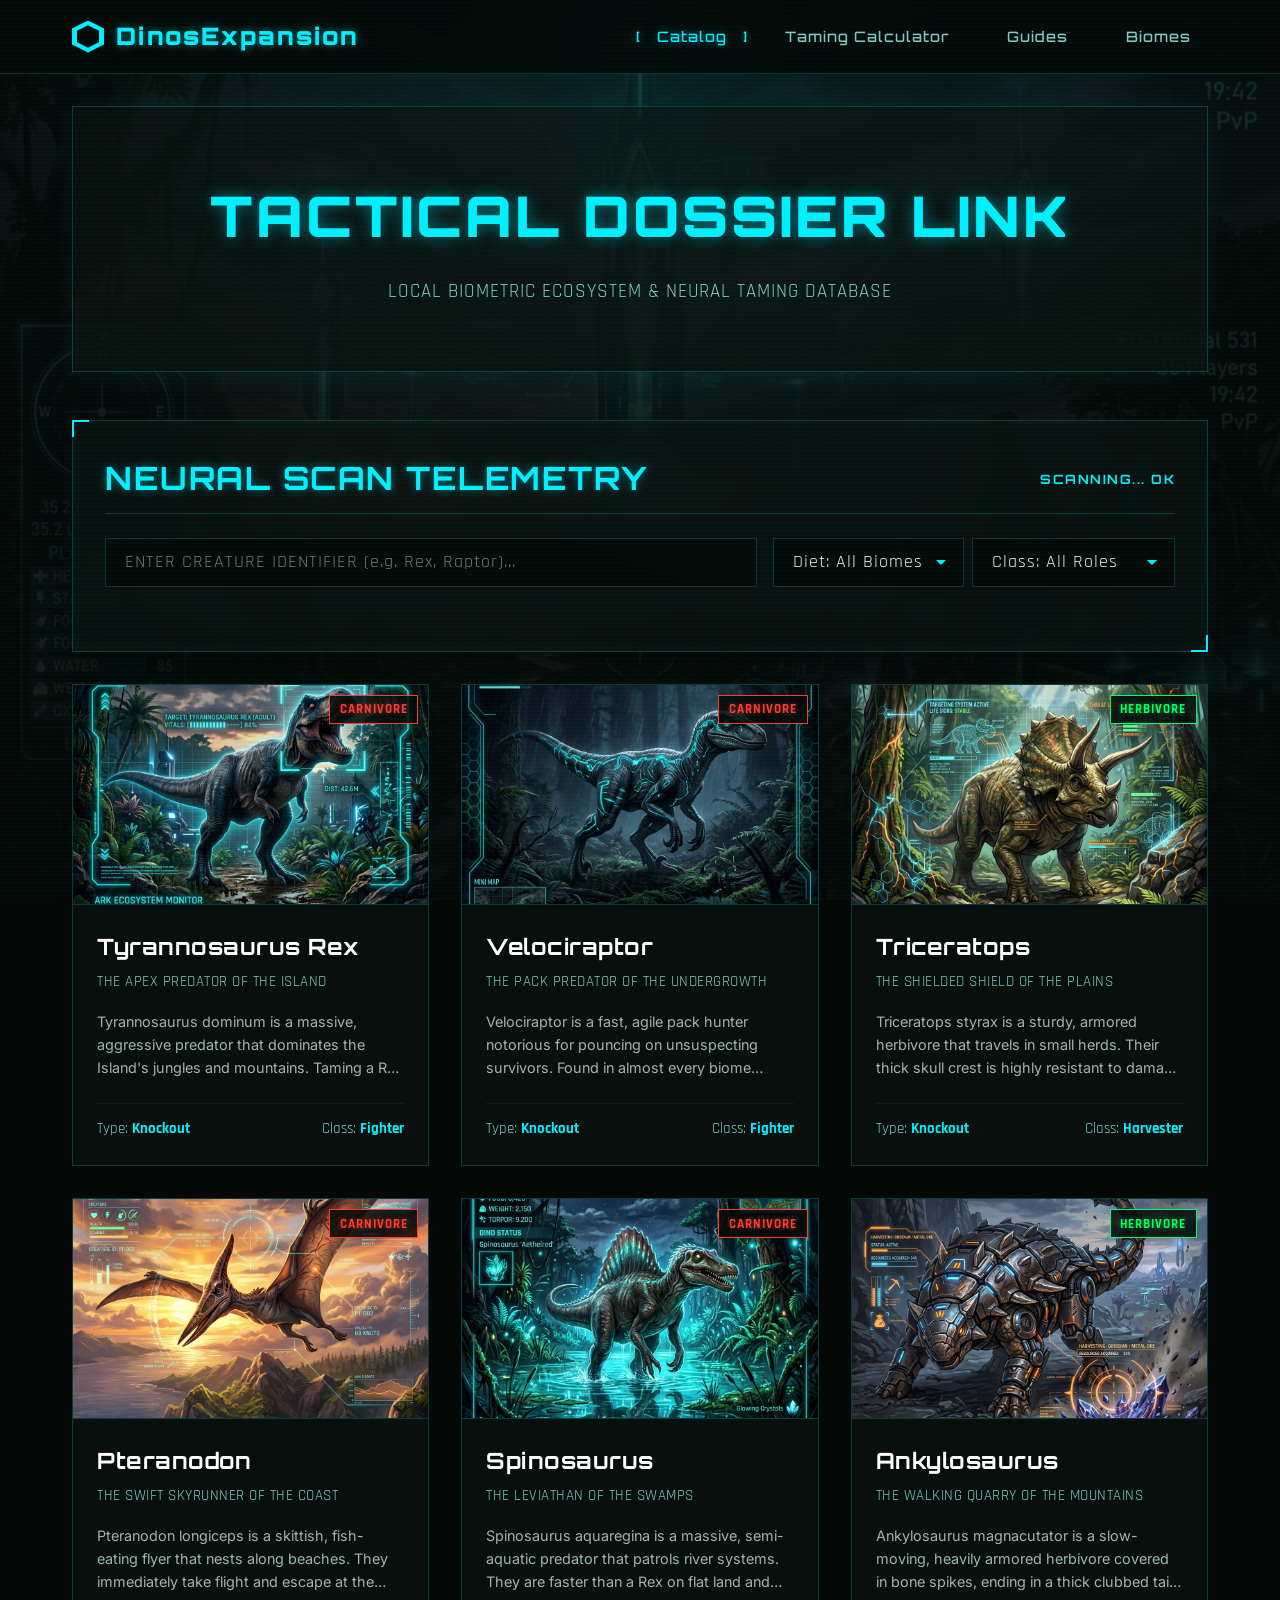
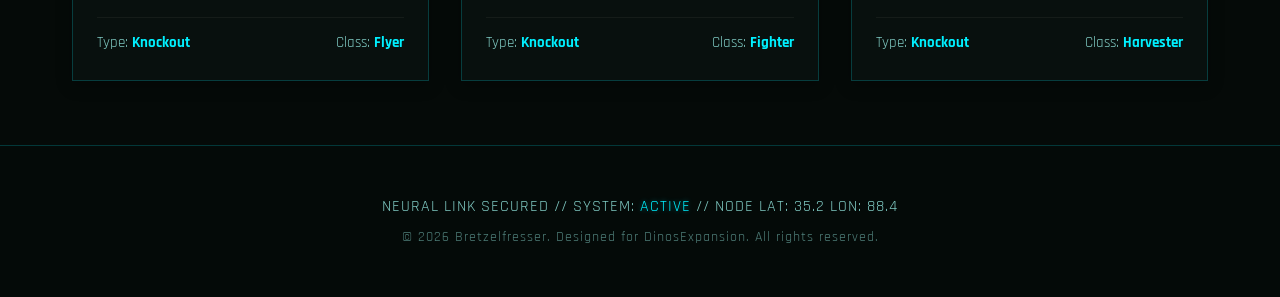
<file: index.html>
<!DOCTYPE html>
<html lang="en">
<head>
  <meta charset="UTF-8">
  <meta name="viewport" content="width=device-width, initial-scale=1.0">
  <title>DinosExpansion Wiki | Island Telemetry HUD</title>
  <meta name="description" content="Ultimate tactical dossier and taming guides for DinosExpansion. Learn how to tame, feed, and ride dinosaurs like T-Rex, Spinosaurus, Raptors, and more.">
  <link rel="stylesheet" href="css/style.css">
  <!-- SEO Heading Structure unique ID -->
  <link rel="icon" type="image/png" href="assets/images/trex.png">
</head>
<body>

  <!-- Header Navigation -->
  <header>
    <div class="nav-container">
      <a href="index.html" class="logo" id="header-logo">
        <span class="logo-implant"></span>
        DinosExpansion
      </a>
      <nav id="main-navigation">
        <a href="index.html" class="nav-link active">Catalog</a>
        <a href="calculator.html" class="nav-link">Taming Calculator</a>
        <a href="guides.html" class="nav-link">Guides</a>
        <a href="biomes.html" class="nav-link">Biomes</a>
      </nav>
    </div>
  </header>

  <!-- Main Content -->
  <main id="primary-content">
    
    <!-- Hero Banner -->
    <section class="hero" id="dashboard-hero">
      <h1>Tactical Dossier Link</h1>
      <p>Local Biometric Ecosystem & Neural Taming Database</p>
    </section>

    <!-- Search & Filters Panel -->
    <section class="hud-panel" id="catalog-controls">
      <h2 class="hud-title">
        <span>Neural Scan Telemetry</span>
        <span style="font-size: 0.8rem; color: var(--color-cyan); text-shadow: none;">SCANNING... OK</span>
      </h2>
      <div class="controls-bar">
        <!-- Search Input -->
        <div class="search-wrapper">
          <input type="text" id="search-input" class="hud-input" placeholder="ENTER CREATURE IDENTIFIER (e.g. Rex, Raptor)...">
        </div>
        
        <!-- Filters -->
        <div class="filter-wrapper">
          <select id="diet-filter" class="hud-select">
            <option value="all">Diet: All Biomes</option>
            <option value="carnivore">Diet: Carnivores</option>
            <option value="herbivore">Diet: Herbivores</option>
          </select>
          
          <select id="class-filter" class="hud-select">
            <option value="all">Class: All Roles</option>
            <option value="fighter">Class: Fighters</option>
            <option value="harvester">Class: Harvesters</option>
            <option value="flyer">Class: Flyers</option>
            <option value="utility">Class: Utility</option>
          </select>
        </div>
      </div>
    </section>

    <!-- Dinosaur Grid (Populated dynamically) -->
    <section class="dino-grid" id="dino-grid" aria-label="Dinosaur Catalog">
      <!-- Grid items loaded from js/app.js -->
    </section>

  </main>

  <!-- Footer -->
  <footer id="main-footer">
    <p>NEURAL LINK SECURED // SYSTEM: <span>ACTIVE</span> // NODE LAT: 35.2 LON: 88.4</p>
    <p style="font-size: 0.85rem; margin-top: 0.5rem; opacity: 0.6;">&copy; 2026 Bretzelfresser. Designed for DinosExpansion. All rights reserved.</p>
  </footer>

  <!-- Scripts -->
  <script src="js/data.js"></script>
  <script src="js/app.js"></script>
</body>
</html>
</file>
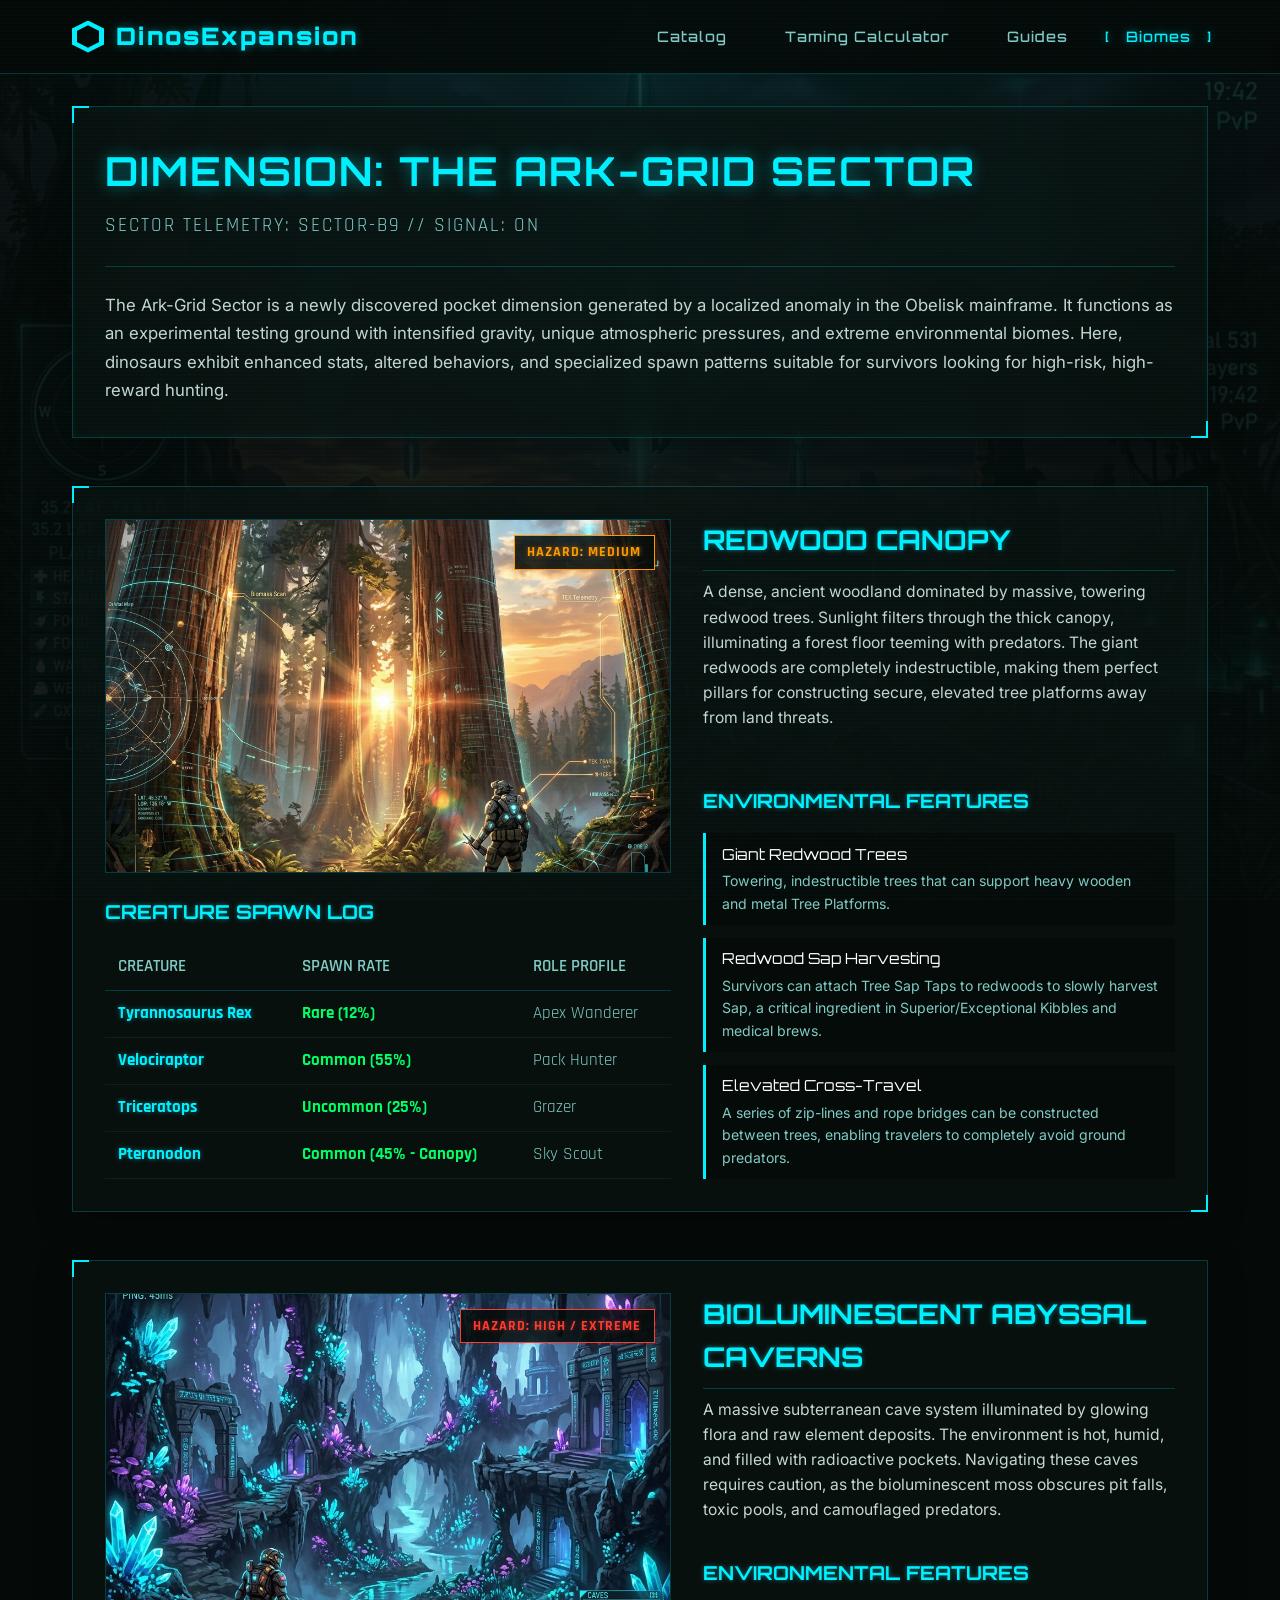
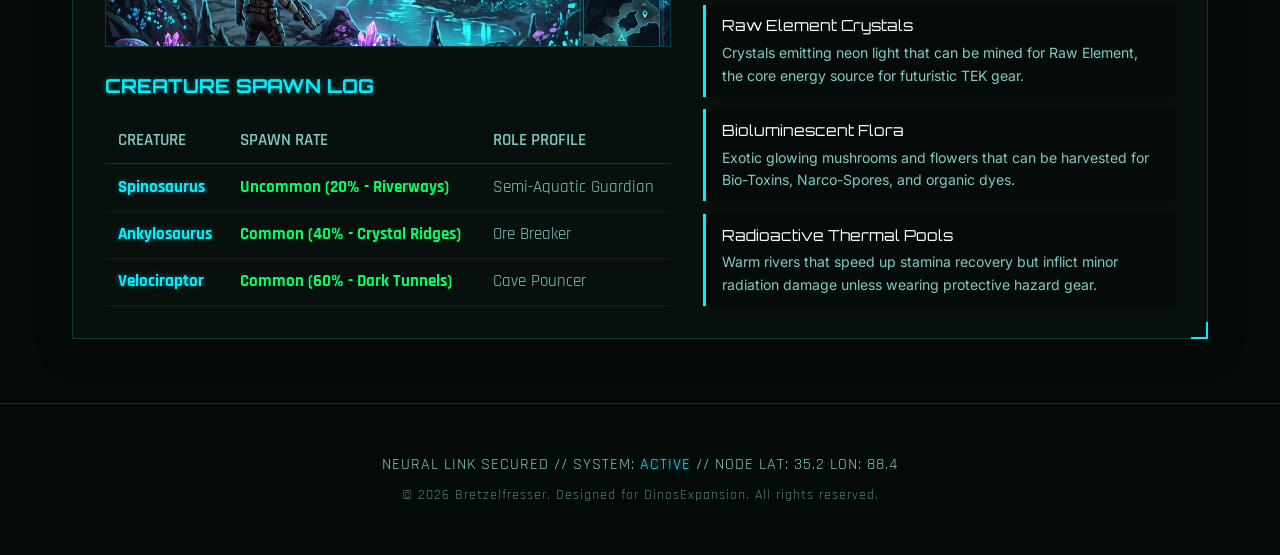
<file: biomes.html>
<!DOCTYPE html>
<html lang="en">
<head>
  <meta charset="UTF-8">
  <meta name="viewport" content="width=device-width, initial-scale=1.0">
  <title>Dimension & Biomes | DinosExpansion Wiki</title>
  <meta name="description" content="Explore the pocket dimension Sector-B9, its Redwood Canopy and Bioluminescent Caverns, key features, and spawning dinos.">
  <link rel="stylesheet" href="css/style.css">
  <link rel="icon" type="image/png" href="assets/images/trex.png">
  <style>
    /* Biome-specific custom styles */
    .biome-layout {
      display: flex;
      flex-direction: column;
      gap: 3rem;
      margin-top: 2rem;
    }
    
    .biome-card {
      display: grid;
      grid-template-columns: 1.2fr 1fr;
      gap: 2rem;
      background: var(--panel-bg);
      border: 1px solid var(--panel-border);
      position: relative;
      padding: 2rem;
      box-shadow: 0 8px 32px 0 rgba(0, 0, 0, 0.4);
    }
    
    @media (max-width: 900px) {
      .biome-card {
        grid-template-columns: 1fr;
      }
    }
    
    .biome-card::before, .biome-card::after {
      content: '';
      position: absolute;
      width: 15px;
      height: 15px;
      border: 2px solid var(--color-cyan);
      pointer-events: none;
    }
    .biome-card::before { top: -1px; left: -1px; border-right: none; border-bottom: none; }
    .biome-card::after { bottom: -1px; right: -1px; border-left: none; border-top: none; }
    
    .biome-img-box {
      border: 1px solid var(--panel-border);
      aspect-ratio: 16/10;
      overflow: hidden;
      position: relative;
    }
    
    .biome-img-box img {
      width: 100%;
      height: 100%;
      object-fit: cover;
    }
    
    .hazard-badge {
      position: absolute;
      top: 15px;
      right: 15px;
      padding: 0.3rem 0.8rem;
      font-family: var(--font-hud);
      font-weight: 700;
      font-size: 0.9rem;
      letter-spacing: 1px;
      background: rgba(5, 10, 8, 0.85);
      border: 1px solid #fff;
      text-transform: uppercase;
    }
    
    .hazard-medium {
      color: var(--color-orange);
      border-color: var(--color-orange);
      text-shadow: 0 0 5px var(--color-orange-glow);
    }
    
    .hazard-high {
      color: var(--color-red);
      border-color: var(--color-red);
      text-shadow: 0 0 5px var(--color-red-glow);
    }
    
    .features-list {
      margin-top: 1rem;
      display: flex;
      flex-direction: column;
      gap: 0.8rem;
    }
    
    .feature-item {
      background: rgba(0, 0, 0, 0.3);
      border-left: 3px solid var(--color-cyan);
      padding: 0.6rem 1rem;
    }
    
    .feature-name {
      font-family: var(--font-title);
      font-size: 0.95rem;
      color: #fff;
      margin-bottom: 0.2rem;
    }
    
    .feature-desc {
      font-size: 0.88rem;
      color: var(--text-muted);
    }
    
    .spawns-table {
      width: 100%;
      border-collapse: collapse;
      font-family: var(--font-hud);
      font-size: 1.05rem;
      margin-top: 1rem;
    }
    
    .spawns-table th, .spawns-table td {
      padding: 0.6rem 0.8rem;
      text-align: left;
      border-bottom: 1px solid rgba(255, 255, 255, 0.05);
    }
    
    .spawns-table th {
      color: var(--text-muted);
      font-weight: 600;
      border-bottom: 1px solid var(--panel-border);
      text-transform: uppercase;
    }
  </style>
</head>
<body>

  <!-- Header Navigation -->
  <header>
    <div class="nav-container">
      <a href="index.html" class="logo" id="header-logo">
        <span class="logo-implant"></span>
        DinosExpansion
      </a>
      <nav id="main-navigation">
        <a href="index.html" class="nav-link">Catalog</a>
        <a href="calculator.html" class="nav-link">Taming Calculator</a>
        <a href="guides.html" class="nav-link">Guides</a>
        <a href="biomes.html" class="nav-link active">Biomes</a>
      </nav>
    </div>
  </header>

  <!-- Main Content -->
  <main id="biomes-page-container">
    
    <!-- Dimension Telemetry Banner -->
    <section class="hud-panel" style="margin-bottom: 3rem;">
      <h1 id="dimension-name" style="font-family: var(--font-title); font-size: 2.5rem; color: var(--color-cyan); text-shadow: 0 0 15px var(--color-cyan-glow); letter-spacing: 2px; text-transform: uppercase; margin-bottom: 0.5rem;">DIMENSION: CODENAME</h1>
      <p id="dimension-sector" style="font-family: var(--font-hud); font-size: 1.2rem; color: var(--text-muted); letter-spacing: 2px; text-transform: uppercase; margin-bottom: 1.5rem;">SECTOR SIGNAL: ON</p>
      <p id="dimension-description" style="font-size: 1.05rem; line-height: 1.7; color: #c4d7d2; border-top: 1px solid var(--panel-border); padding-top: 1.5rem;">
        Dimension telemetry information loading...
      </p>
    </section>

    <!-- Biomes List Container (Populated dynamically) -->
    <section class="biome-layout" id="biome-layout" aria-label="Dimension Biomes">
      <!-- Loaded dynamically via js/app.js -->
    </section>

  </main>

  <!-- Footer -->
  <footer id="main-footer">
    <p>NEURAL LINK SECURED // SYSTEM: <span>ACTIVE</span> // NODE LAT: 35.2 LON: 88.4</p>
    <p style="font-size: 0.85rem; margin-top: 0.5rem; opacity: 0.6;">&copy; 2026 Bretzelfresser. Designed for DinosExpansion. All rights reserved.</p>
  </footer>

  <!-- Scripts -->
  <script src="js/data.js"></script>
  <script src="js/biomes-data.js"></script>
  <script src="js/app.js"></script>
</body>
</html>
</file>
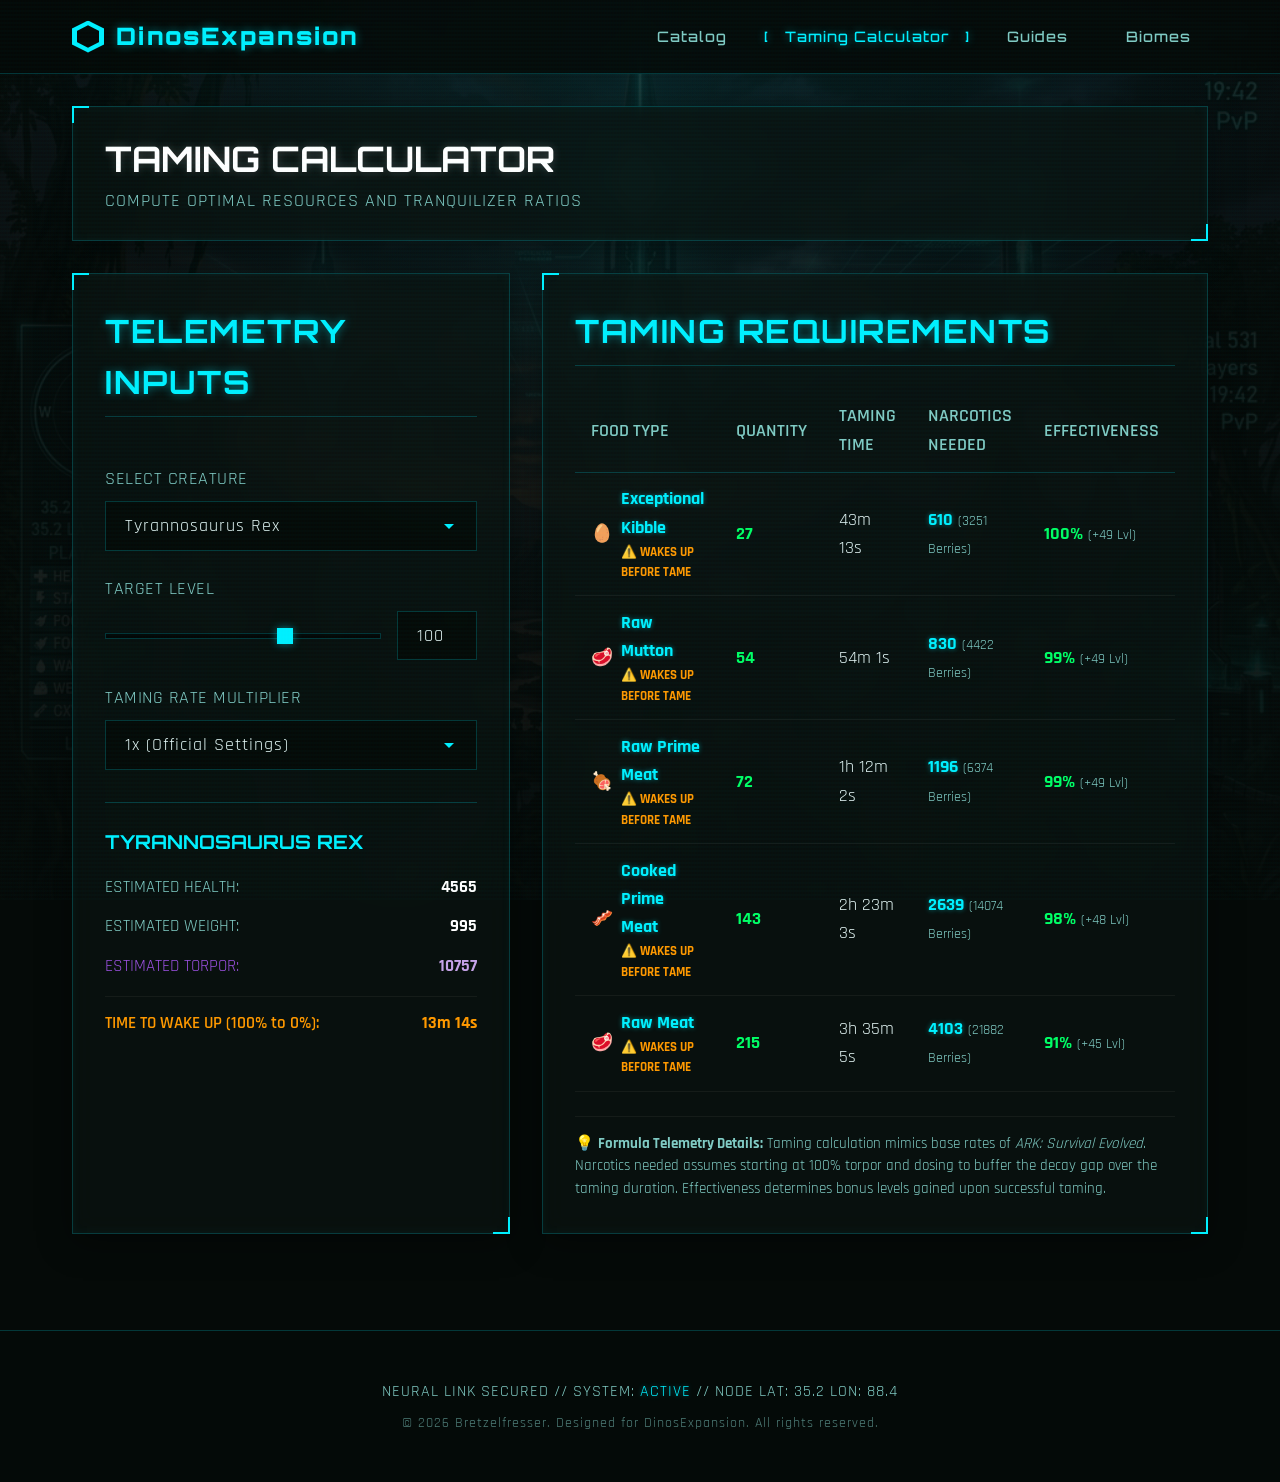
<file: calculator.html>
<!DOCTYPE html>
<html lang="en">
<head>
  <meta charset="UTF-8">
  <meta name="viewport" content="width=device-width, initial-scale=1.0">
  <title>Taming Calculator | DinosExpansion Wiki</title>
  <meta name="description" content="Calculate required taming foods, taming times, and required narcotics based on level and taming multipliers.">
  <link rel="stylesheet" href="css/style.css">
  <link rel="icon" type="image/png" href="assets/images/trex.png">
</head>
<body>

  <!-- Header Navigation -->
  <header>
    <div class="nav-container">
      <a href="index.html" class="logo" id="header-logo">
        <span class="logo-implant"></span>
        DinosExpansion
      </a>
      <nav id="main-navigation">
        <a href="index.html" class="nav-link">Catalog</a>
        <a href="calculator.html" class="nav-link active">Taming Calculator</a>
        <a href="guides.html" class="nav-link">Guides</a>
        <a href="biomes.html" class="nav-link">Biomes</a>
      </nav>
    </div>
  </header>

  <!-- Main Content -->
  <main id="taming-calc-container">
    
    <!-- Page Header -->
    <section class="hud-panel" style="margin-bottom: 2rem; padding: 1.5rem 2rem;">
      <h1 style="font-family: var(--font-title); font-size: 2.2rem; color: #fff; text-shadow: 0 0 10px rgba(255,255,255,0.2); text-transform: uppercase;">Taming Calculator</h1>
      <p style="font-family: var(--font-hud); font-size: 1.1rem; color: var(--text-muted); text-transform: uppercase; letter-spacing: 1px;">Compute optimal resources and tranquilizer ratios</p>
    </section>

    <!-- Calculator Grid Layout -->
    <div class="calc-layout">

      <!-- Left Column: Input Panel -->
      <section class="hud-panel calc-settings" aria-label="Calculator Settings">
        <h2 class="hud-title">Telemetry Inputs</h2>
        
        <!-- Dino Selection -->
        <div class="form-group">
          <label for="calc-dino-select">Select Creature</label>
          <select id="calc-dino-select" class="hud-select" style="width: 100%; background-position: right 15px center;">
            <!-- Loaded dynamically from data.js -->
          </select>
        </div>

        <!-- Level Slider/Input -->
        <div class="form-group">
          <label for="calc-level-slider">Target Level</label>
          <div class="slider-group">
            <input type="range" id="calc-level-slider" min="1" max="150" value="100">
            <input type="number" id="calc-level-input" class="hud-input" style="width: 80px; text-align: center;" value="100" min="1" max="150">
          </div>
        </div>

        <!-- Server Multiplier -->
        <div class="form-group">
          <label for="calc-mult-select">Taming Rate Multiplier</label>
          <select id="calc-mult-select" class="hud-select" style="width: 100%; background-position: right 15px center;">
            <option value="1">1x (Official Settings)</option>
            <option value="2">2x (Weekend Event)</option>
            <option value="5">5x (Boosted Server)</option>
            <option value="10">10x (Ultra Boosted)</option>
          </select>
        </div>

        <!-- Dynamic Spec Output -->
        <div style="border-top: 1px solid var(--panel-border); padding-top: 1.5rem; margin-top: 0.5rem;">
          <h3 id="calc-dino-name" style="font-family: var(--font-title); font-size: 1.2rem; color: var(--color-cyan); margin-bottom: 1rem; text-transform: uppercase;">Creature</h3>
          
          <div style="display: flex; flex-direction: column; gap: 0.8rem; font-family: var(--font-hud); font-size: 1.05rem;">
            <div style="display: flex; justify-content: space-between;">
              <span style="color: var(--text-muted);">ESTIMATED HEALTH:</span>
              <span id="calc-stat-health" style="color: #fff; font-weight: 700;">-</span>
            </div>
            <div style="display: flex; justify-content: space-between;">
              <span style="color: var(--text-muted);">ESTIMATED WEIGHT:</span>
              <span id="calc-stat-weight" style="color: #fff; font-weight: 700;">-</span>
            </div>
            <div style="display: flex; justify-content: space-between;">
              <span style="color: var(--text-muted); color: #9b51e0;">ESTIMATED TORPOR:</span>
              <span id="calc-stat-torpor" style="color: #c5a3e8; font-weight: 700;">-</span>
            </div>
            <div style="display: flex; justify-content: space-between; border-top: 1px solid rgba(255,255,255,0.05); padding-top: 0.8rem; margin-top: 0.2rem;">
              <span style="color: var(--color-orange); font-weight: 600;">TIME TO WAKE UP (100% to 0%):</span>
              <span id="calc-time-wake" style="color: var(--color-orange); font-weight: 700;">-</span>
            </div>
          </div>
        </div>
      </section>

      <!-- Right Column: Output Results Table -->
      <section class="hud-panel" aria-label="Calculation Results">
        <h2 class="hud-title">Taming Requirements</h2>
        
        <div class="table-responsive">
          <table class="calc-table">
            <thead>
              <tr>
                <th>Food Type</th>
                <th>Quantity</th>
                <th>Taming Time</th>
                <th>Narcotics Needed</th>
                <th>Effectiveness</th>
              </tr>
            </thead>
            <tbody id="calc-results-body">
              <!-- Calculated dynamically from js/app.js -->
            </tbody>
          </table>
        </div>

        <p style="font-family: var(--font-hud); font-size: 0.95rem; color: var(--text-muted); margin-top: 1.5rem; line-height: 1.5; border-top: 1px solid rgba(255,255,255,0.05); padding-top: 1rem;">
          💡 <strong>Formula Telemetry Details:</strong> Taming calculation mimics base rates of <em>ARK: Survival Evolved</em>. Narcotics needed assumes starting at 100% torpor and dosing to buffer the decay gap over the taming duration. Effectiveness determines bonus levels gained upon successful taming.
        </p>
      </section>

    </div>

  </main>

  <!-- Footer -->
  <footer id="main-footer">
    <p>NEURAL LINK SECURED // SYSTEM: <span>ACTIVE</span> // NODE LAT: 35.2 LON: 88.4</p>
    <p style="font-size: 0.85rem; margin-top: 0.5rem; opacity: 0.6;">&copy; 2026 Bretzelfresser. Designed for DinosExpansion. All rights reserved.</p>
  </footer>

  <!-- Scripts -->
  <script src="js/data.js"></script>
  <script src="js/app.js"></script>
</body>
</html>
</file>
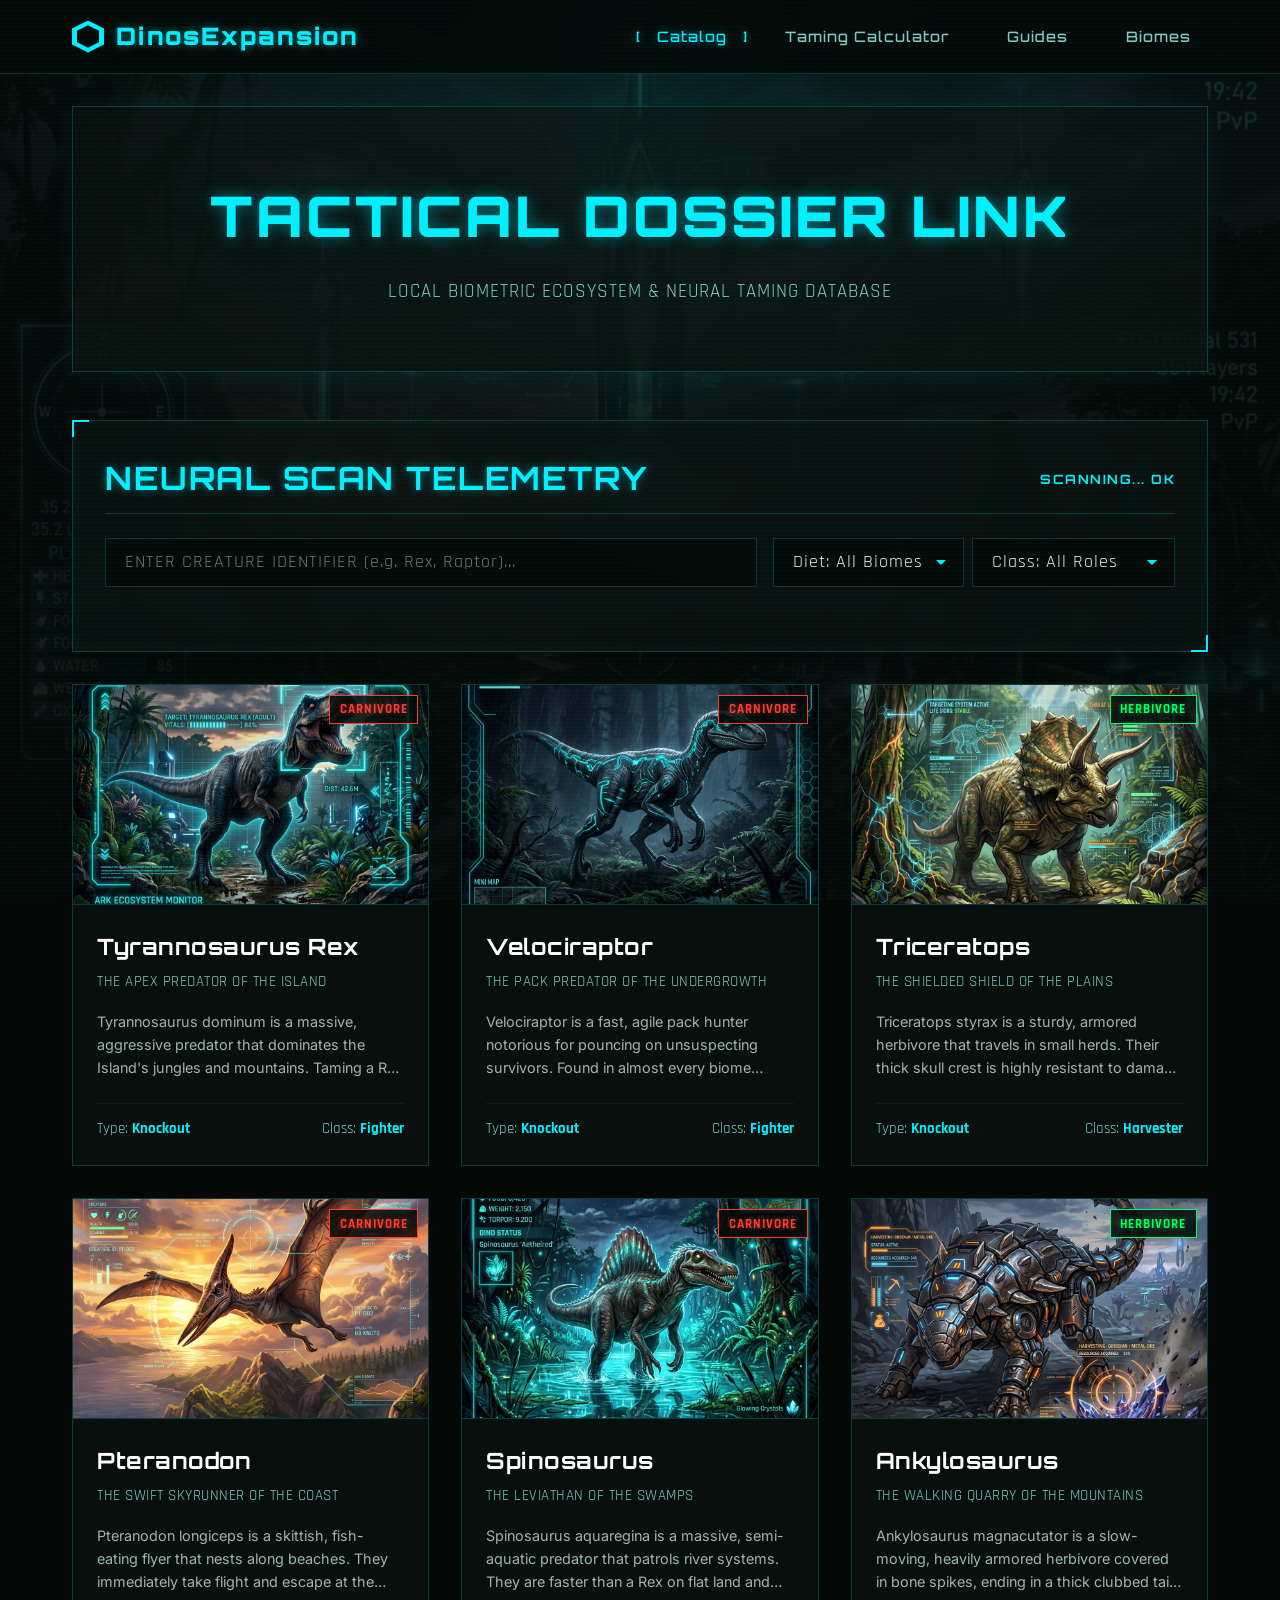
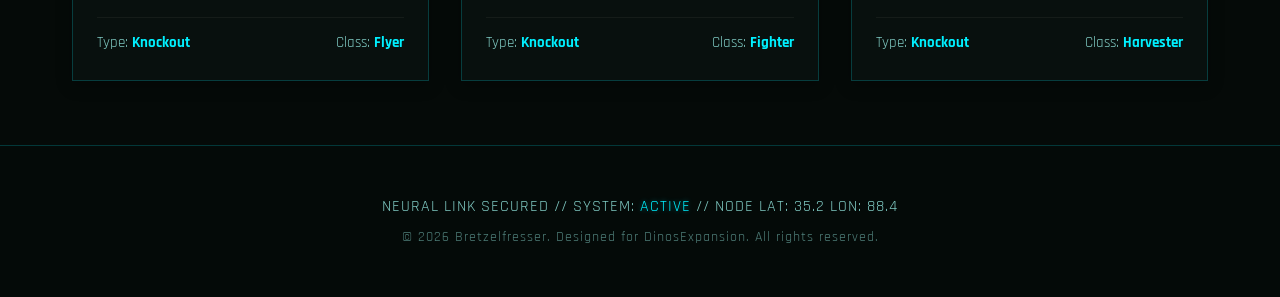
<file: dino.html>
<!DOCTYPE html>
<html lang="en">
<head>
  <meta charset="UTF-8">
  <meta name="viewport" content="width=device-width, initial-scale=1.0">
  <title>Creature Dossier | DinosExpansion Wiki</title>
  <meta name="description" content="View detailed statistics, taming foods, taming strategies, and combat utility for this dinosaur.">
  <link rel="stylesheet" href="css/style.css">
  <link rel="icon" type="image/png" href="assets/images/trex.png">
</head>
<body>

  <!-- Header Navigation -->
  <header>
    <div class="nav-container">
      <a href="index.html" class="logo" id="header-logo">
        <span class="logo-implant"></span>
        DinosExpansion
      </a>
      <nav id="main-navigation">
        <a href="index.html" class="nav-link">Catalog</a>
        <a href="calculator.html" class="nav-link">Taming Calculator</a>
        <a href="guides.html" class="nav-link">Guides</a>
        <a href="biomes.html" class="nav-link">Biomes</a>
      </nav>
    </div>
  </header>

  <!-- Main Content -->
  <main id="dino-detail-container">
    
    <!-- Title & Tagline -->
    <section class="hud-panel" style="margin-bottom: 2rem; padding: 1.5rem 2rem;">
      <div style="display: flex; justify-content: space-between; align-items: center; flex-wrap: wrap; gap: 1rem;">
        <div>
          <h1 id="dino-title" style="font-family: var(--font-title); font-size: 2.2rem; color: #fff; text-shadow: 0 0 10px rgba(255,255,255,0.2); text-transform: uppercase;">Dinosaur Name</h1>
          <p id="dino-tagline" style="font-family: var(--font-hud); font-size: 1.1rem; color: var(--text-muted); text-transform: uppercase; letter-spacing: 1px;">CREATURE TAGLINE</p>
        </div>
        <div id="dino-diet-badge" class="dino-badge">CARNIVORE</div>
      </div>
    </section>

    <!-- Layout Grid -->
    <div class="dino-detail-layout">

      <!-- Left Column: Media & Dossier Text -->
      <section class="detail-visuals" aria-label="Creature Visuals">
        <!-- AI Portrait -->
        <div class="detail-img-box">
          <img id="dino-portrait" src="assets/images/trex.png" alt="Dino Portrait">
        </div>

        <!-- Wild Dossier Text -->
        <div class="hud-panel dossier-panel">
          <h2 class="hud-title">Wild Behavior Dossier</h2>
          <p id="dino-description">Creature dossier wild description goes here...</p>
          <a id="calc-link-btn" href="calculator.html" class="hud-input" style="display: block; text-align: center; text-decoration: none; margin-top: 1.5rem; border-color: var(--color-cyan); color: var(--color-cyan); font-family: var(--font-title); font-size: 0.95rem; text-shadow: 0 0 5px var(--color-cyan-glow); cursor: pointer; transition: var(--transition-fast);">
            🚀 OPEN TAMING CALCULATOR FOR THIS SPECIES
          </a>
        </div>
      </section>

      <!-- Right Column: Biometrics & Taming Specs -->
      <section class="detail-specs" aria-label="Creature Specifications">
        
        <!-- Biometrics HUD -->
        <div class="hud-panel">
          <h2 class="hud-title">Biometric Telemetry</h2>
          <div class="stats-hud">
            <!-- Health -->
            <div class="stat-row">
              <span class="stat-label">Health</span>
              <span class="stat-val" id="stat-val-health">0</span>
              <div class="stat-bar-container"><div class="stat-bar-fill health" id="stat-bar-health"></div></div>
            </div>
            <!-- Stamina -->
            <div class="stat-row">
              <span class="stat-label">Stamina</span>
              <span class="stat-val" id="stat-val-stamina">0</span>
              <div class="stat-bar-container"><div class="stat-bar-fill stamina" id="stat-bar-stamina"></div></div>
            </div>
            <!-- Oxygen -->
            <div class="stat-row">
              <span class="stat-label">Oxygen</span>
              <span class="stat-val" id="stat-val-oxygen">0</span>
              <div class="stat-bar-container"><div class="stat-bar-fill" id="stat-bar-oxygen"></div></div>
            </div>
            <!-- Food -->
            <div class="stat-row">
              <span class="stat-label">Food</span>
              <span class="stat-val" id="stat-val-food">0</span>
              <div class="stat-bar-container"><div class="stat-bar-fill" id="stat-bar-food"></div></div>
            </div>
            <!-- Weight -->
            <div class="stat-row">
              <span class="stat-label">Weight</span>
              <span class="stat-val" id="stat-val-weight">0</span>
              <div class="stat-bar-container"><div class="stat-bar-fill weight" id="stat-bar-weight"></div></div>
            </div>
            <!-- Melee -->
            <div class="stat-row">
              <span class="stat-label">Melee</span>
              <span class="stat-val" id="stat-val-melee">0</span>
              <div class="stat-bar-container"><div class="stat-bar-fill" id="stat-bar-melee" style="background: var(--color-red);"></div></div>
            </div>
            <!-- Speed -->
            <div class="stat-row">
              <span class="stat-label">Speed</span>
              <span class="stat-val" id="stat-val-speed">0</span>
              <div class="stat-bar-container"><div class="stat-bar-fill" id="stat-bar-speed" style="background: var(--color-green);"></div></div>
            </div>
            <!-- Torpor -->
            <div class="stat-row" style="margin-top: 0.5rem; border-top: 1px solid rgba(255,255,255,0.05); padding-top: 0.5rem;">
              <span class="stat-label" style="color: #9b51e0;">Torpidity</span>
              <span class="stat-val" id="stat-val-torpidity" style="color: #c5a3e8;">0</span>
              <div class="stat-bar-container"><div class="stat-bar-fill torpor" id="stat-bar-torpidity"></div></div>
            </div>
          </div>
        </div>

        <!-- Taming Dossier Panel -->
        <div class="hud-panel">
          <h2 class="hud-title">Taming & Utility Telemetry</h2>
          
          <!-- Tab Links -->
          <div class="tab-controls">
            <button class="tab-btn active" data-tab="foods">Food Tiers</button>
            <button class="tab-btn" data-tab="items">Required Gear</button>
            <button class="tab-btn" data-tab="strategy">Taming Strategy</button>
            <button class="tab-btn" data-tab="utility">Utility Role</button>
          </div>

          <!-- Tab Panes -->
          <div class="tab-panes">
            
            <!-- Food Preferences -->
            <div class="tab-pane active" id="tab-pane-foods">
              <div class="food-list" id="food-preferences-list">
                <!-- Loaded Dynamically -->
              </div>
            </div>

            <!-- Taming Items -->
            <div class="tab-pane" id="tab-pane-items">
              <div class="food-list" id="taming-items-list">
                <!-- Loaded Dynamically -->
              </div>
            </div>

            <!-- Taming Strategy -->
            <div class="tab-pane" id="tab-pane-strategy">
              <ol class="strategy-steps" id="taming-strategy-steps">
                <!-- Loaded Dynamically -->
              </ol>
            </div>

            <!-- Utility Roles -->
            <div class="tab-pane" id="tab-pane-utility">
              <ul class="strategy-steps" id="utility-roles-list">
                <!-- Loaded Dynamically -->
              </ul>
            </div>

          </div>

        </div>

      </section>

    </div>

  </main>

  <!-- Footer -->
  <footer id="main-footer">
    <p>NEURAL LINK SECURED // SYSTEM: <span>ACTIVE</span> // NODE LAT: 35.2 LON: 88.4</p>
    <p style="font-size: 0.85rem; margin-top: 0.5rem; opacity: 0.6;">&copy; 2026 Bretzelfresser. Designed for DinosExpansion. All rights reserved.</p>
  </footer>

  <!-- Scripts -->
  <script src="js/data.js"></script>
  <script src="js/app.js"></script>
</body>
</html>
</file>
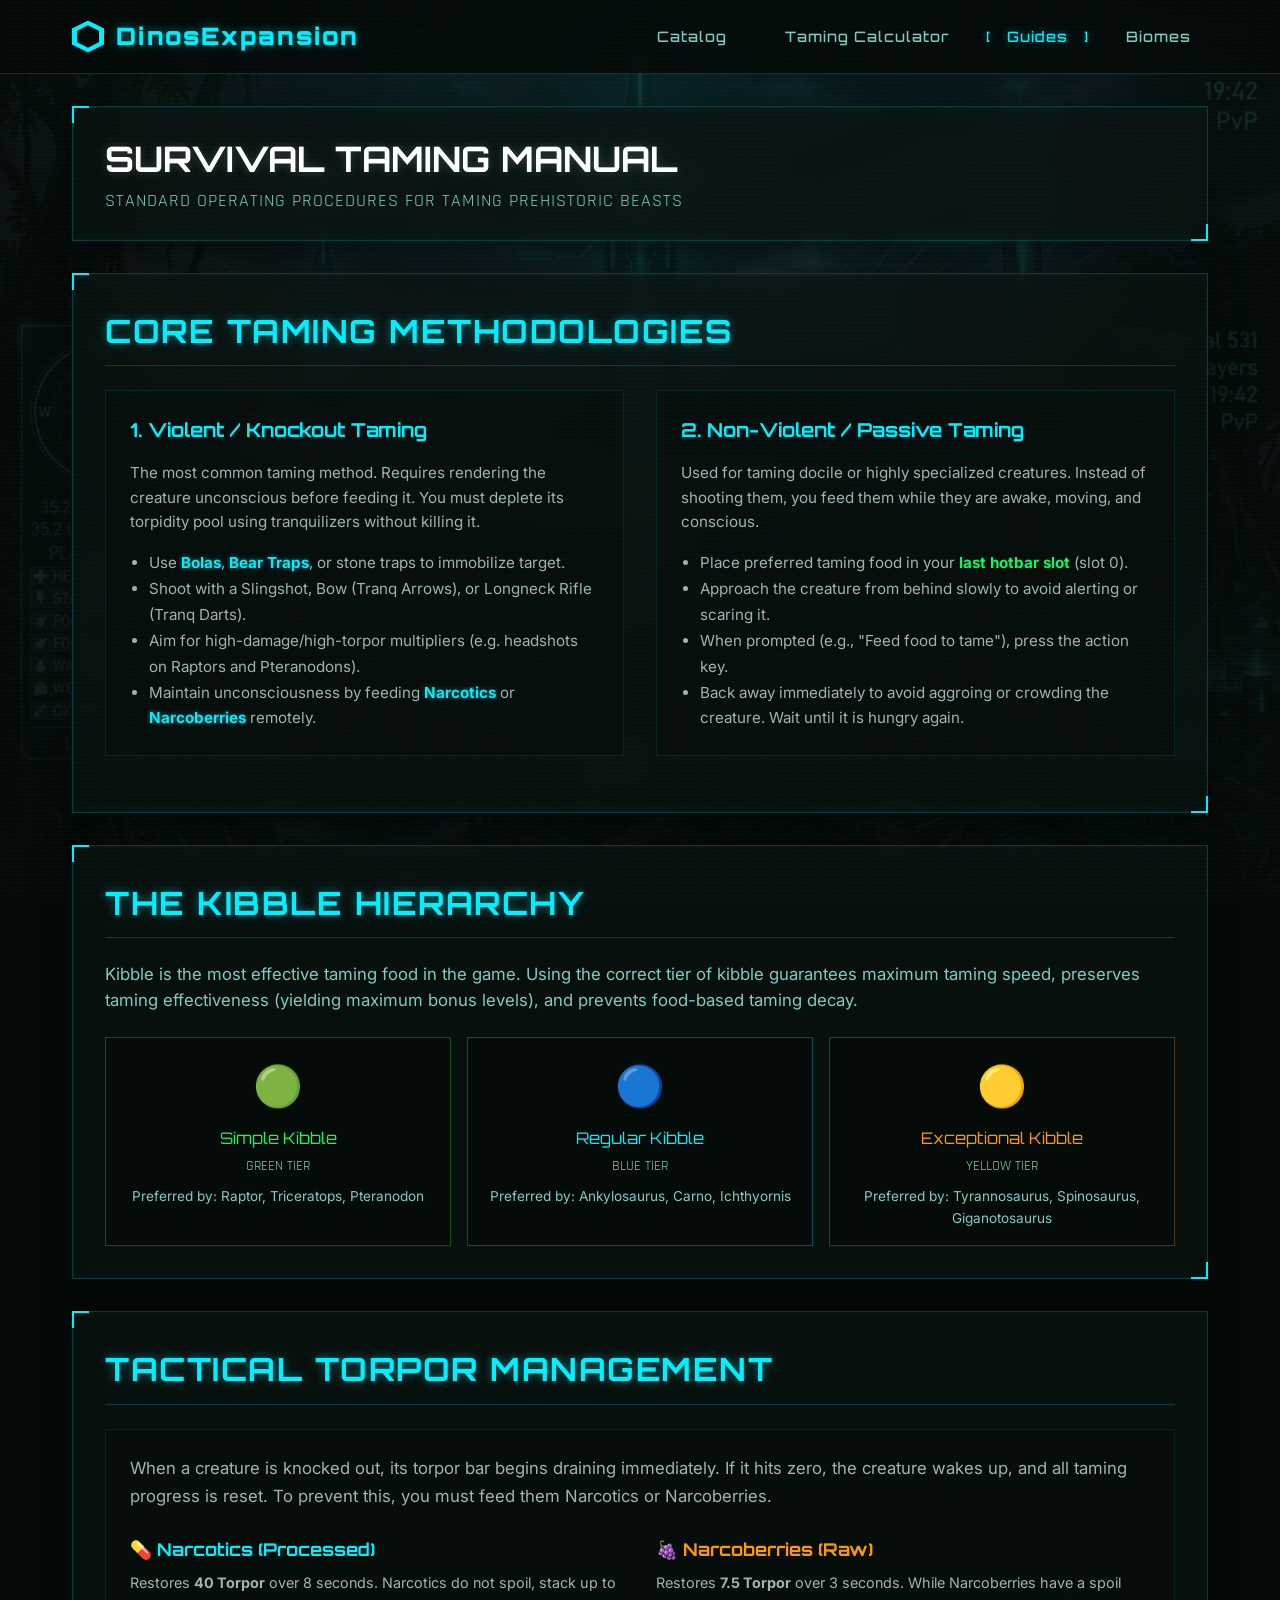
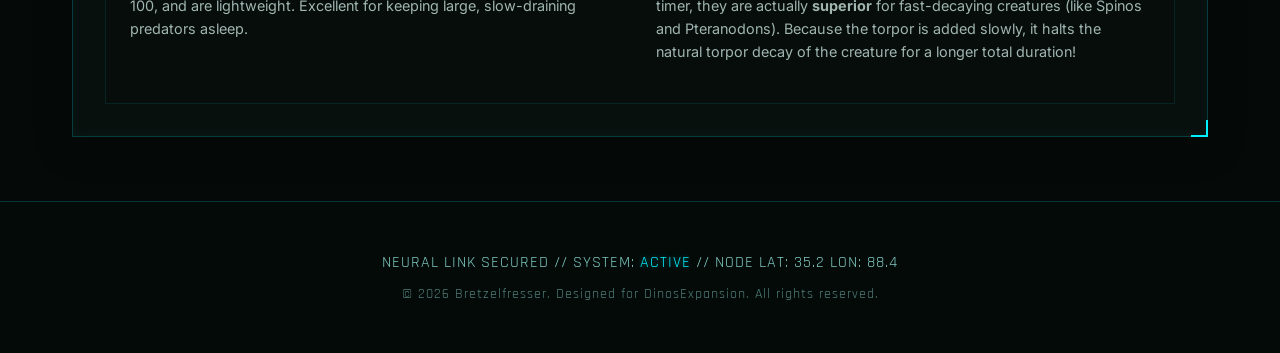
<file: guides.html>
<!DOCTYPE html>
<html lang="en">
<head>
  <meta charset="UTF-8">
  <meta name="viewport" content="width=device-width, initial-scale=1.0">
  <title>Taming Manual & Guides | DinosExpansion Wiki</title>
  <meta name="description" content="Learn the core taming mechanics of ARK, including knockout taming, passive taming, the kibble system hierarchy, and torpor management.">
  <link rel="stylesheet" href="css/style.css">
  <link rel="icon" type="image/png" href="assets/images/trex.png">
</head>
<body>

  <!-- Header Navigation -->
  <header>
    <div class="nav-container">
      <a href="index.html" class="logo" id="header-logo">
        <span class="logo-implant"></span>
        DinosExpansion
      </a>
      <nav id="main-navigation">
        <a href="index.html" class="nav-link">Catalog</a>
        <a href="calculator.html" class="nav-link">Taming Calculator</a>
        <a href="guides.html" class="nav-link active">Guides</a>
        <a href="biomes.html" class="nav-link">Biomes</a>
      </nav>
    </div>
  </header>

  <!-- Main Content -->
  <main id="guides-container">
    
    <!-- Page Header -->
    <section class="hud-panel" style="margin-bottom: 2rem; padding: 1.5rem 2rem;">
      <h1 style="font-family: var(--font-title); font-size: 2.2rem; color: #fff; text-shadow: 0 0 10px rgba(255,255,255,0.2); text-transform: uppercase;">Survival Taming Manual</h1>
      <p style="font-family: var(--font-hud); font-size: 1.1rem; color: var(--text-muted); text-transform: uppercase; letter-spacing: 1px;">Standard operating procedures for taming prehistoric beasts</p>
    </section>

    <!-- Guide: Core Methods -->
    <section class="hud-panel">
      <h2 class="hud-title">Core Taming Methodologies</h2>
      
      <div class="guide-card-layout">
        
        <!-- Knockout Taming -->
        <div class="guide-box">
          <h3>1. Violent / Knockout Taming</h3>
          <p>The most common taming method. Requires rendering the creature unconscious before feeding it. You must deplete its torpidity pool using tranquilizers without killing it.</p>
          <ul style="color: #a0b5b0; font-size: 0.95rem; padding-left: 1.2rem; line-height: 1.7;">
            <li>Use <strong class="highlight-cyan">Bolas</strong>, <strong class="highlight-cyan">Bear Traps</strong>, or stone traps to immobilize target.</li>
            <li>Shoot with a Slingshot, Bow (Tranq Arrows), or Longneck Rifle (Tranq Darts).</li>
            <li>Aim for high-damage/high-torpor multipliers (e.g. headshots on Raptors and Pteranodons).</li>
            <li>Maintain unconsciousness by feeding <strong class="highlight-cyan">Narcotics</strong> or <strong class="highlight-cyan">Narcoberries</strong> remotely.</li>
          </ul>
        </div>

        <!-- Passive Taming -->
        <div class="guide-box">
          <h3>2. Non-Violent / Passive Taming</h3>
          <p>Used for taming docile or highly specialized creatures. Instead of shooting them, you feed them while they are awake, moving, and conscious.</p>
          <ul style="color: #a0b5b0; font-size: 0.95rem; padding-left: 1.2rem; line-height: 1.7;">
            <li>Place preferred taming food in your <strong class="highlight-green">last hotbar slot</strong> (slot 0).</li>
            <li>Approach the creature from behind slowly to avoid alerting or scaring it.</li>
            <li>When prompted (e.g., "Feed food to tame"), press the action key.</li>
            <li>Back away immediately to avoid aggroing or crowding the creature. Wait until it is hungry again.</li>
          </ul>
        </div>

      </div>
    </section>

    <!-- Guide: Kibble System -->
    <section class="hud-panel">
      <h2 class="hud-title">The Kibble Hierarchy</h2>
      <p style="color: var(--text-muted); font-size: 1.05rem; margin-bottom: 1.5rem; line-height: 1.5;">
        Kibble is the most effective taming food in the game. Using the correct tier of kibble guarantees maximum taming speed, preserves taming effectiveness (yielding maximum bonus levels), and prevents food-based taming decay.
      </p>

      <div class="kibble-grid">
        
        <!-- Simple Kibble -->
        <div class="kibble-item simple">
          <div class="kibble-egg">🟢</div>
          <div class="kibble-name">Simple Kibble</div>
          <div class="kibble-tier">Green Tier</div>
          <p style="font-size: 0.85rem; color: var(--text-muted); margin-top: 0.5rem;">Preferred by: Raptor, Triceratops, Pteranodon</p>
        </div>

        <!-- Regular Kibble -->
        <div class="kibble-item regular">
          <div class="kibble-egg">🔵</div>
          <div class="kibble-name">Regular Kibble</div>
          <div class="kibble-tier">Blue Tier</div>
          <p style="font-size: 0.85rem; color: var(--text-muted); margin-top: 0.5rem;">Preferred by: Ankylosaurus, Carno, Ichthyornis</p>
        </div>

        <!-- Exceptional Kibble -->
        <div class="kibble-item exceptional">
          <div class="kibble-egg">🟡</div>
          <div class="kibble-name">Exceptional Kibble</div>
          <div class="kibble-tier">Yellow Tier</div>
          <p style="font-size: 0.85rem; color: var(--text-muted); margin-top: 0.5rem;">Preferred by: Tyrannosaurus, Spinosaurus, Giganotosaurus</p>
        </div>

      </div>
    </section>

    <!-- Guide: Torpor Management -->
    <section class="hud-panel">
      <h2 class="hud-title">Tactical Torpor Management</h2>
      <div class="guide-box" style="margin-bottom: 0;">
        <p style="font-size: 1.05rem; line-height: 1.7; margin-bottom: 1.5rem;">
          When a creature is knocked out, its torpor bar begins draining immediately. If it hits zero, the creature wakes up, and all taming progress is reset. To prevent this, you must feed them Narcotics or Narcoberries.
        </p>
        
        <div style="display: grid; grid-template-columns: 1fr 1fr; gap: 2rem; flex-wrap: wrap;">
          <div>
            <h4 style="font-family: var(--font-title); font-size: 1.1rem; color: var(--color-cyan); margin-bottom: 0.5rem;">💊 Narcotics (Processed)</h4>
            <p style="font-size: 0.9rem; color: #a0b5b0; line-height: 1.6;">
              Restores <strong>40 Torpor</strong> over 8 seconds. Narcotics do not spoil, stack up to 100, and are lightweight. Excellent for keeping large, slow-draining predators asleep.
            </p>
          </div>
          <div>
            <h4 style="font-family: var(--font-title); font-size: 1.1rem; color: var(--color-orange); margin-bottom: 0.5rem;">🍇 Narcoberries (Raw)</h4>
            <p style="font-size: 0.9rem; color: #a0b5b0; line-height: 1.6;">
              Restores <strong>7.5 Torpor</strong> over 3 seconds. While Narcoberries have a spoil timer, they are actually <strong>superior</strong> for fast-decaying creatures (like Spinos and Pteranodons). Because the torpor is added slowly, it halts the natural torpor decay of the creature for a longer total duration!
            </p>
          </div>
        </div>
      </div>
    </section>

  </main>

  <!-- Footer -->
  <footer id="main-footer">
    <p>NEURAL LINK SECURED // SYSTEM: <span>ACTIVE</span> // NODE LAT: 35.2 LON: 88.4</p>
    <p style="font-size: 0.85rem; margin-top: 0.5rem; opacity: 0.6;">&copy; 2026 Bretzelfresser. Designed for DinosExpansion. All rights reserved.</p>
  </footer>

  <!-- Scripts -->
  <script src="js/data.js"></script>
  <script src="js/app.js"></script>
</body>
</html>
</file>
<file: css/style.css>
/* DinosExpansion Wiki TEK HUD Design System */
@import url('https://fonts.googleapis.com/css2?family=Inter:wght@300;400;500;600;700&family=Orbitron:wght@500;700;900&family=Rajdhani:wght@500;600;700&display=swap');

:root {
  /* HSL Tailored Color Palette */
  --bg-primary: #050a08;
  --bg-secondary: #0a1310;
  --panel-bg: rgba(10, 19, 16, 0.75);
  --panel-bg-solid: #0d1a15;
  --panel-border: rgba(0, 240, 255, 0.2);
  --panel-border-glow: rgba(0, 240, 255, 0.4);
  
  --color-cyan: #00f0ff;
  --color-cyan-glow: rgba(0, 240, 255, 0.45);
  --color-green: #00ff66;
  --color-green-glow: rgba(0, 255, 102, 0.45);
  --color-orange: #ff9900;
  --color-orange-glow: rgba(255, 153, 0, 0.45);
  --color-red: #ff3b30;
  --color-red-glow: rgba(255, 59, 48, 0.45);
  
  --text-main: #e0f2f1;
  --text-muted: #80cbc4;
  --text-dark: #050a08;
  
  --font-title: 'Orbitron', sans-serif;
  --font-hud: 'Rajdhani', sans-serif;
  --font-body: 'Inter', sans-serif;
  
  --transition-fast: 0.2s ease;
  --transition-normal: 0.3s cubic-bezier(0.25, 0.8, 0.25, 1);
}

* {
  box-sizing: border-box;
  margin: 0;
  padding: 0;
}

body {
  background-color: var(--bg-primary);
  background-image: 
    radial-gradient(circle at 50% 0%, rgba(0, 240, 255, 0.08) 0%, transparent 60%),
    linear-gradient(rgba(5, 10, 8, 0.85), rgba(5, 10, 8, 0.95)),
    url('../assets/images/hero_bg.png');
  background-size: 100% auto, 100% 100%, cover;
  background-attachment: fixed;
  background-position: top center;
  color: var(--text-main);
  font-family: var(--font-body);
  min-height: 100vh;
  line-height: 1.6;
  overflow-x: hidden;
  position: relative;
}

/* Scanlines and holographic effect */
body::before {
  content: " ";
  display: block;
  position: fixed;
  top: 0;
  left: 0;
  bottom: 0;
  right: 0;
  background: linear-gradient(rgba(18, 16, 16, 0) 50%, rgba(0, 240, 255, 0.05) 50%), linear-gradient(90deg, rgba(255, 0, 0, 0.03), rgba(0, 255, 0, 0.01), rgba(0, 0, 255, 0.03));
  z-index: 99999;
  background-size: 100% 4px, 3px 100%;
  pointer-events: none;
  opacity: 0.3;
}

/* Header & Nav */
header {
  border-bottom: 1px solid var(--panel-border);
  background: rgba(5, 10, 8, 0.85);
  backdrop-filter: blur(10px);
  position: sticky;
  top: 0;
  z-index: 1000;
}

.nav-container {
  display: flex;
  justify-content: space-between;
  align-items: center;
  max-width: 1200px;
  margin: 0 auto;
  padding: 1rem 2rem;
}

.logo {
  display: flex;
  align-items: center;
  gap: 0.75rem;
  font-family: var(--font-title);
  font-size: 1.5rem;
  font-weight: 900;
  color: var(--color-cyan);
  text-decoration: none;
  text-shadow: 0 0 10px var(--color-cyan-glow);
  letter-spacing: 2px;
}

.logo-implant {
  width: 32px;
  height: 32px;
  background: var(--color-cyan);
  clip-path: polygon(50% 0%, 100% 25%, 100% 75%, 50% 100%, 0% 75%, 0% 25%);
  box-shadow: 0 0 10px var(--color-cyan-glow);
  display: inline-block;
  position: relative;
  animation: pulse 3s infinite ease-in-out;
}

.logo-implant::after {
  content: '';
  position: absolute;
  top: 15%;
  left: 15%;
  width: 70%;
  height: 70%;
  background: var(--bg-primary);
  clip-path: polygon(50% 0%, 100% 25%, 100% 75%, 50% 100%, 0% 75%, 0% 25%);
}

nav {
  display: flex;
  gap: 1.5rem;
}

.nav-link {
  font-family: var(--font-title);
  color: var(--text-muted);
  text-decoration: none;
  font-size: 0.9rem;
  font-weight: 500;
  letter-spacing: 1px;
  padding: 0.5rem 1rem;
  border: 1px solid transparent;
  transition: var(--transition-fast);
  position: relative;
}

.nav-link::before {
  content: '[';
  color: transparent;
  position: absolute;
  left: 0;
  transition: var(--transition-fast);
}

.nav-link::after {
  content: ']';
  color: transparent;
  position: absolute;
  right: 0;
  transition: var(--transition-fast);
}

.nav-link:hover, .nav-link.active {
  color: var(--color-cyan);
  text-shadow: 0 0 8px var(--color-cyan-glow);
}

.nav-link:hover::before, .nav-link.active::before {
  color: var(--color-cyan);
  left: -5px;
}

.nav-link:hover::after, .nav-link.active::after {
  color: var(--color-cyan);
  right: -5px;
}

/* Main Container */
main {
  max-width: 1200px;
  margin: 2rem auto;
  padding: 0 2rem;
  position: relative;
  z-index: 10;
}

/* HUD Panel styling (Glassmorphism + TEK corners) */
.hud-panel {
  background: var(--panel-bg);
  border: 1px solid var(--panel-border);
  backdrop-filter: blur(12px);
  -webkit-backdrop-filter: blur(12px);
  padding: 2rem;
  margin-bottom: 2rem;
  position: relative;
  box-shadow: 0 8px 32px 0 rgba(0, 0, 0, 0.4), inset 0 0 10px rgba(0, 240, 255, 0.05);
}

/* Corner bracket overlay for TEK HUD design */
.hud-panel::before, .hud-panel::after {
  content: '';
  position: absolute;
  width: 15px;
  height: 15px;
  border: 2px solid var(--color-cyan);
  pointer-events: none;
}

.hud-panel::before {
  top: -1px;
  left: -1px;
  border-right: none;
  border-bottom: none;
}

.hud-panel::after {
  bottom: -1px;
  right: -1px;
  border-left: none;
  border-top: none;
}

.hud-title {
  font-family: var(--font-title);
  font-size: 2rem;
  color: var(--color-cyan);
  text-shadow: 0 0 10px var(--color-cyan-glow);
  margin-bottom: 1.5rem;
  text-transform: uppercase;
  letter-spacing: 1.5px;
  border-bottom: 1px solid var(--panel-border);
  padding-bottom: 0.5rem;
  display: flex;
  justify-content: space-between;
  align-items: center;
}

/* Hero Section */
.hero {
  text-align: center;
  padding: 4rem 2rem;
  background: linear-gradient(rgba(10, 19, 16, 0.5), rgba(10, 19, 16, 0.85));
  border-radius: 0;
  margin-bottom: 3rem;
  border: 1px solid var(--panel-border);
  box-shadow: 0 0 25px rgba(0, 240, 255, 0.05);
}

.hero h1 {
  font-family: var(--font-title);
  font-size: 3.5rem;
  font-weight: 900;
  color: var(--color-cyan);
  text-shadow: 0 0 15px var(--color-cyan-glow);
  letter-spacing: 3px;
  text-transform: uppercase;
  margin-bottom: 1rem;
}

.hero p {
  font-size: 1.2rem;
  color: var(--text-muted);
  max-width: 600px;
  margin: 0 auto;
  font-family: var(--font-hud);
  letter-spacing: 1px;
  text-transform: uppercase;
}

/* Controls: Search and Filters */
.controls-bar {
  display: flex;
  gap: 1rem;
  flex-wrap: wrap;
  margin-bottom: 2rem;
}

.search-wrapper {
  flex: 1;
  min-width: 250px;
  position: relative;
}

.hud-input {
  width: 100%;
  background: rgba(5, 10, 8, 0.8);
  border: 1px solid var(--panel-border);
  padding: 0.8rem 1.2rem;
  color: var(--text-main);
  font-family: var(--font-hud);
  font-size: 1.1rem;
  letter-spacing: 1px;
  outline: none;
  transition: var(--transition-fast);
  border-radius: 0;
}

.hud-input:focus {
  border-color: var(--color-cyan);
  box-shadow: 0 0 10px rgba(0, 240, 255, 0.15);
}

.filter-wrapper {
  display: flex;
  gap: 0.5rem;
}

.hud-select {
  background: rgba(5, 10, 8, 0.8);
  border: 1px solid var(--panel-border);
  padding: 0.8rem 2.5rem 0.8rem 1.2rem;
  color: var(--text-main);
  font-family: var(--font-hud);
  font-size: 1.1rem;
  letter-spacing: 1px;
  outline: none;
  border-radius: 0;
  cursor: pointer;
  appearance: none;
  background-image: url("data:image/svg+xml;utf8,<svg fill='%2300f0ff' height='24' viewBox='0 0 24 24' width='24' xmlns='http://www.w3.org/2000/svg'><path d='M7 10l5 5 5-5z'/><path d='M0 0h24v24H0z' fill='none'/></svg>");
  background-repeat: no-repeat;
  background-position: right 10px center;
  transition: var(--transition-fast);
}

.hud-select:focus, .hud-select:hover {
  border-color: var(--color-cyan);
  box-shadow: 0 0 10px rgba(0, 240, 255, 0.15);
}

/* Dinosaur Grid and Cards */
.dino-grid {
  display: grid;
  grid-template-columns: repeat(auto-fill, minmax(320px, 1fr));
  gap: 2rem;
}

.dino-card {
  background: var(--panel-bg);
  border: 1px solid var(--panel-border);
  padding: 0;
  display: flex;
  flex-direction: column;
  position: relative;
  transition: var(--transition-normal);
  cursor: pointer;
  text-decoration: none;
  color: var(--text-main);
  box-shadow: 0 4px 15px rgba(0, 0, 0, 0.3);
}

.dino-card::before, .dino-card::after {
  content: '';
  position: absolute;
  width: 8px;
  height: 8px;
  border: 1.5px solid var(--color-cyan);
  pointer-events: none;
  opacity: 0;
  transition: var(--transition-normal);
}

.dino-card::before { top: -1px; left: -1px; border-right: none; border-bottom: none; }
.dino-card::after { bottom: -1px; right: -1px; border-left: none; border-top: none; }

.dino-card:hover {
  transform: translateY(-5px);
  border-color: var(--color-cyan);
  box-shadow: 0 8px 25px rgba(0, 240, 255, 0.15);
}

.dino-card:hover::before, .dino-card:hover::after {
  opacity: 1;
}

.dino-image-container {
  width: 100%;
  height: 220px;
  position: relative;
  overflow: hidden;
  border-bottom: 1px solid var(--panel-border);
}

.dino-img {
  width: 100%;
  height: 100%;
  object-fit: cover;
  transition: transform 0.5s ease;
}

.dino-card:hover .dino-img {
  transform: scale(1.05);
}

.dino-badge {
  position: absolute;
  top: 10px;
  right: 10px;
  background: rgba(5, 10, 8, 0.85);
  color: var(--color-cyan);
  border: 1px solid var(--color-cyan);
  font-family: var(--font-hud);
  font-size: 0.8rem;
  font-weight: 700;
  padding: 0.2rem 0.6rem;
  letter-spacing: 1px;
  text-transform: uppercase;
  text-shadow: 0 0 5px var(--color-cyan-glow);
}

.dino-badge.carnivore {
  color: var(--color-red);
  border-color: var(--color-red);
  text-shadow: 0 0 5px var(--color-red-glow);
}

.dino-badge.herbivore {
  color: var(--color-green);
  border-color: var(--color-green);
  text-shadow: 0 0 5px var(--color-green-glow);
}

.dino-card-content {
  padding: 1.5rem;
  display: flex;
  flex-direction: column;
  flex-grow: 1;
}

.dino-card-title {
  font-family: var(--font-title);
  font-size: 1.4rem;
  margin-bottom: 0.3rem;
  letter-spacing: 0.5px;
  color: #fff;
  transition: var(--transition-fast);
}

.dino-card:hover .dino-card-title {
  color: var(--color-cyan);
  text-shadow: 0 0 5px var(--color-cyan-glow);
}

.dino-card-tagline {
  font-family: var(--font-hud);
  font-size: 0.95rem;
  color: var(--text-muted);
  text-transform: uppercase;
  letter-spacing: 0.5px;
  margin-bottom: 1rem;
}

.dino-card-desc {
  font-size: 0.9rem;
  color: #a0b5b0;
  margin-bottom: 1.5rem;
  display: -webkit-box;
  -webkit-line-clamp: 3;
  -webkit-box-orient: vertical;
  overflow: hidden;
  flex-grow: 1;
}

.dino-card-meta {
  display: flex;
  justify-content: space-between;
  border-top: 1px solid rgba(255,255,255,0.05);
  padding-top: 0.8rem;
  font-family: var(--font-hud);
  font-size: 0.95rem;
  color: var(--text-muted);
}

.meta-item span {
  color: var(--color-cyan);
  font-weight: 700;
}

/* Detail View Layout */
.dino-detail-layout {
  display: grid;
  grid-template-columns: 1fr 1.2fr;
  gap: 2rem;
}

@media (max-width: 900px) {
  .dino-detail-layout {
    grid-template-columns: 1fr;
  }
}

.detail-visuals {
  display: flex;
  flex-direction: column;
  gap: 1.5rem;
}

.detail-img-box {
  border: 1px solid var(--panel-border);
  position: relative;
  box-shadow: 0 8px 25px rgba(0,0,0,0.5);
  aspect-ratio: 4/3;
  overflow: hidden;
}

.detail-img-box img {
  width: 100%;
  height: 100%;
  object-fit: cover;
}

.dossier-panel {
  line-height: 1.7;
  font-size: 1.05rem;
  color: #c4d7d2;
}

/* Stats HUD */
.stats-hud {
  display: flex;
  flex-direction: column;
  gap: 1rem;
  margin-bottom: 2rem;
}

.stat-row {
  display: grid;
  grid-template-columns: 100px 60px 1fr;
  align-items: center;
  gap: 1rem;
  font-family: var(--font-hud);
  font-size: 1.1rem;
  font-weight: 600;
  letter-spacing: 0.5px;
}

.stat-label {
  color: var(--text-muted);
  text-transform: uppercase;
}

.stat-val {
  color: #fff;
  text-align: right;
}

.stat-bar-container {
  height: 12px;
  background: rgba(0,0,0,0.4);
  border: 1px solid rgba(255,255,255,0.05);
  position: relative;
}

.stat-bar-fill {
  height: 100%;
  width: 0%;
  background: var(--color-cyan);
  box-shadow: 0 0 8px var(--color-cyan-glow);
  transition: width 1s cubic-bezier(0.1, 0.8, 0.1, 1);
}

.stat-bar-fill.health { background: var(--color-red); box-shadow: 0 0 8px var(--color-red-glow); }
.stat-bar-fill.stamina { background: var(--color-green); box-shadow: 0 0 8px var(--color-green-glow); }
.stat-bar-fill.torpor { background: #9b51e0; box-shadow: 0 0 8px rgba(155, 81, 224, 0.5); }
.stat-bar-fill.weight { background: var(--color-orange); box-shadow: 0 0 8px var(--color-orange-glow); }

/* Taming Tab System / Strategy */
.tab-controls {
  display: flex;
  border-bottom: 1px solid var(--panel-border);
  margin-bottom: 1.5rem;
  gap: 0.5rem;
}

.tab-btn {
  background: transparent;
  border: none;
  color: var(--text-muted);
  font-family: var(--font-title);
  font-size: 0.95rem;
  padding: 0.8rem 1.5rem;
  cursor: pointer;
  transition: var(--transition-fast);
  border-bottom: 2px solid transparent;
  text-transform: uppercase;
}

.tab-btn:hover {
  color: var(--color-cyan);
}

.tab-btn.active {
  color: var(--color-cyan);
  border-bottom-color: var(--color-cyan);
  text-shadow: 0 0 5px var(--color-cyan-glow);
}

.tab-pane {
  display: none;
  animation: fadeIn 0.4s ease;
}

.tab-pane.active {
  display: block;
}

.strategy-steps {
  list-style: none;
}

.strategy-step {
  display: flex;
  gap: 1rem;
  margin-bottom: 1.2rem;
  align-items: flex-start;
}

.step-num {
  font-family: var(--font-title);
  background: rgba(0, 240, 255, 0.1);
  color: var(--color-cyan);
  border: 1px solid var(--color-cyan);
  width: 28px;
  height: 28px;
  display: flex;
  justify-content: center;
  align-items: center;
  font-size: 0.9rem;
  font-weight: 700;
  flex-shrink: 0;
  box-shadow: 0 0 5px var(--color-cyan-glow);
}

.step-content {
  font-size: 0.98rem;
  color: #c4d7d2;
}

.step-content strong {
  color: var(--color-cyan);
}

/* Food Preferences List */
.food-list {
  display: flex;
  flex-direction: column;
  gap: 0.8rem;
}

.food-row {
  display: flex;
  justify-content: space-between;
  align-items: center;
  padding: 0.75rem 1rem;
  background: rgba(0, 0, 0, 0.3);
  border: 1px solid rgba(255,255,255,0.05);
}

.food-info {
  display: flex;
  align-items: center;
  gap: 0.8rem;
  font-family: var(--font-hud);
  font-size: 1.1rem;
}

.food-icon {
  font-size: 1.4rem;
}

.food-affinity {
  font-family: var(--font-hud);
  color: var(--color-green);
  font-weight: 700;
}

/* Taming Calculator Page styling */
.calc-layout {
  display: grid;
  grid-template-columns: 1fr 1.5fr;
  gap: 2rem;
}

@media (max-width: 900px) {
  .calc-layout {
    grid-template-columns: 1fr;
  }
}

.calc-settings {
  display: flex;
  flex-direction: column;
  gap: 1.5rem;
}

.form-group {
  display: flex;
  flex-direction: column;
  gap: 0.5rem;
}

.form-group label {
  font-family: var(--font-hud);
  font-size: 1.1rem;
  color: var(--text-muted);
  text-transform: uppercase;
  letter-spacing: 0.5px;
}

.slider-group {
  display: flex;
  align-items: center;
  gap: 1rem;
}

.slider-group input[type="range"] {
  flex: 1;
  height: 6px;
  background: rgba(0,0,0,0.5);
  border: 1px solid var(--panel-border);
  outline: none;
  appearance: none;
}

.slider-group input[type="range"]::-webkit-slider-thumb {
  appearance: none;
  width: 16px;
  height: 16px;
  background: var(--color-cyan);
  box-shadow: 0 0 8px var(--color-cyan-glow);
  cursor: pointer;
  border-radius: 0;
}

.slider-val {
  width: 50px;
  text-align: right;
  font-family: var(--font-title);
  color: var(--color-cyan);
  font-size: 1.1rem;
}

/* Calculator Results Tables */
.table-responsive {
  width: 100%;
  overflow-x: auto;
}

.calc-table {
  width: 100%;
  border-collapse: collapse;
  font-family: var(--font-hud);
  font-size: 1.1rem;
  text-align: left;
}

.calc-table th, .calc-table td {
  padding: 0.8rem 1rem;
  border-bottom: 1px solid rgba(255,255,255,0.05);
}

.calc-table th {
  color: var(--text-muted);
  text-transform: uppercase;
  font-weight: 600;
  border-bottom: 1px solid var(--panel-border);
}

.calc-table tr:hover td {
  background: rgba(0, 240, 255, 0.03);
}

.highlight-cyan {
  color: var(--color-cyan);
  font-weight: 700;
  text-shadow: 0 0 5px var(--color-cyan-glow);
}

.highlight-green {
  color: var(--color-green);
  font-weight: 700;
}

.warning-alert {
  background: rgba(255, 59, 48, 0.1);
  border: 1px solid var(--color-red);
  color: var(--color-red);
  padding: 1rem;
  margin-bottom: 1.5rem;
  font-family: var(--font-hud);
  font-size: 1.1rem;
  letter-spacing: 0.5px;
  display: flex;
  align-items: center;
  gap: 1rem;
}

.warning-alert::before {
  content: '⚠️';
  font-size: 1.4rem;
}

/* Guides Styles */
.guide-card-layout {
  display: grid;
  grid-template-columns: repeat(auto-fit, minmax(300px, 1fr));
  gap: 2rem;
  margin-top: 1.5rem;
}

.guide-box {
  background: rgba(5, 10, 8, 0.4);
  border: 1px solid rgba(0, 240, 255, 0.1);
  padding: 1.5rem;
  margin-bottom: 1.5rem;
}

.guide-box h3 {
  font-family: var(--font-title);
  color: var(--color-cyan);
  margin-bottom: 1rem;
  font-size: 1.2rem;
}

.guide-box p {
  font-size: 0.95rem;
  color: #a0b5b0;
  margin-bottom: 1rem;
}

.kibble-grid {
  display: grid;
  grid-template-columns: repeat(auto-fit, minmax(200px, 1fr));
  gap: 1rem;
}

.kibble-item {
  background: rgba(0, 0, 0, 0.3);
  border: 1px solid rgba(255, 255, 255, 0.05);
  padding: 1rem;
  text-align: center;
  transition: var(--transition-fast);
}

.kibble-item:hover {
  border-color: var(--color-cyan);
  transform: scale(1.02);
}

.kibble-egg {
  font-size: 2.5rem;
  margin-bottom: 0.5rem;
}

.kibble-name {
  font-family: var(--font-title);
  font-size: 1rem;
  color: #fff;
  margin-bottom: 0.3rem;
}

.kibble-tier {
  font-family: var(--font-hud);
  font-size: 0.85rem;
  color: var(--text-muted);
  text-transform: uppercase;
}

.kibble-item.exceptional { border-color: rgba(255, 153, 0, 0.3); }
.kibble-item.exceptional:hover { border-color: var(--color-orange); }
.kibble-item.exceptional .kibble-name { color: var(--color-orange); }

.kibble-item.simple { border-color: rgba(0, 255, 102, 0.3); }
.kibble-item.simple:hover { border-color: var(--color-green); }
.kibble-item.simple .kibble-name { color: var(--color-green); }

.kibble-item.regular { border-color: rgba(0, 240, 255, 0.3); }
.kibble-item.regular:hover { border-color: var(--color-cyan); }
.kibble-item.regular .kibble-name { color: var(--color-cyan); }

/* Footer */
footer {
  text-align: center;
  padding: 3rem 2rem;
  border-top: 1px solid var(--panel-border);
  background: rgba(5, 10, 8, 0.9);
  margin-top: 4rem;
  font-family: var(--font-hud);
  font-size: 1rem;
  color: var(--text-muted);
  letter-spacing: 1px;
}

footer p span {
  color: var(--color-cyan);
  text-shadow: 0 0 5px var(--color-cyan-glow);
}

/* Animations */
@keyframes pulse {
  0%, 100% {
    opacity: 0.8;
    filter: drop-shadow(0 0 2px var(--color-cyan-glow));
  }
  50% {
    opacity: 1;
    filter: drop-shadow(0 0 12px var(--color-cyan));
  }
}

@keyframes fadeIn {
  from { opacity: 0; transform: translateY(5px); }
  to { opacity: 1; transform: translateY(0); }
}
</file>
